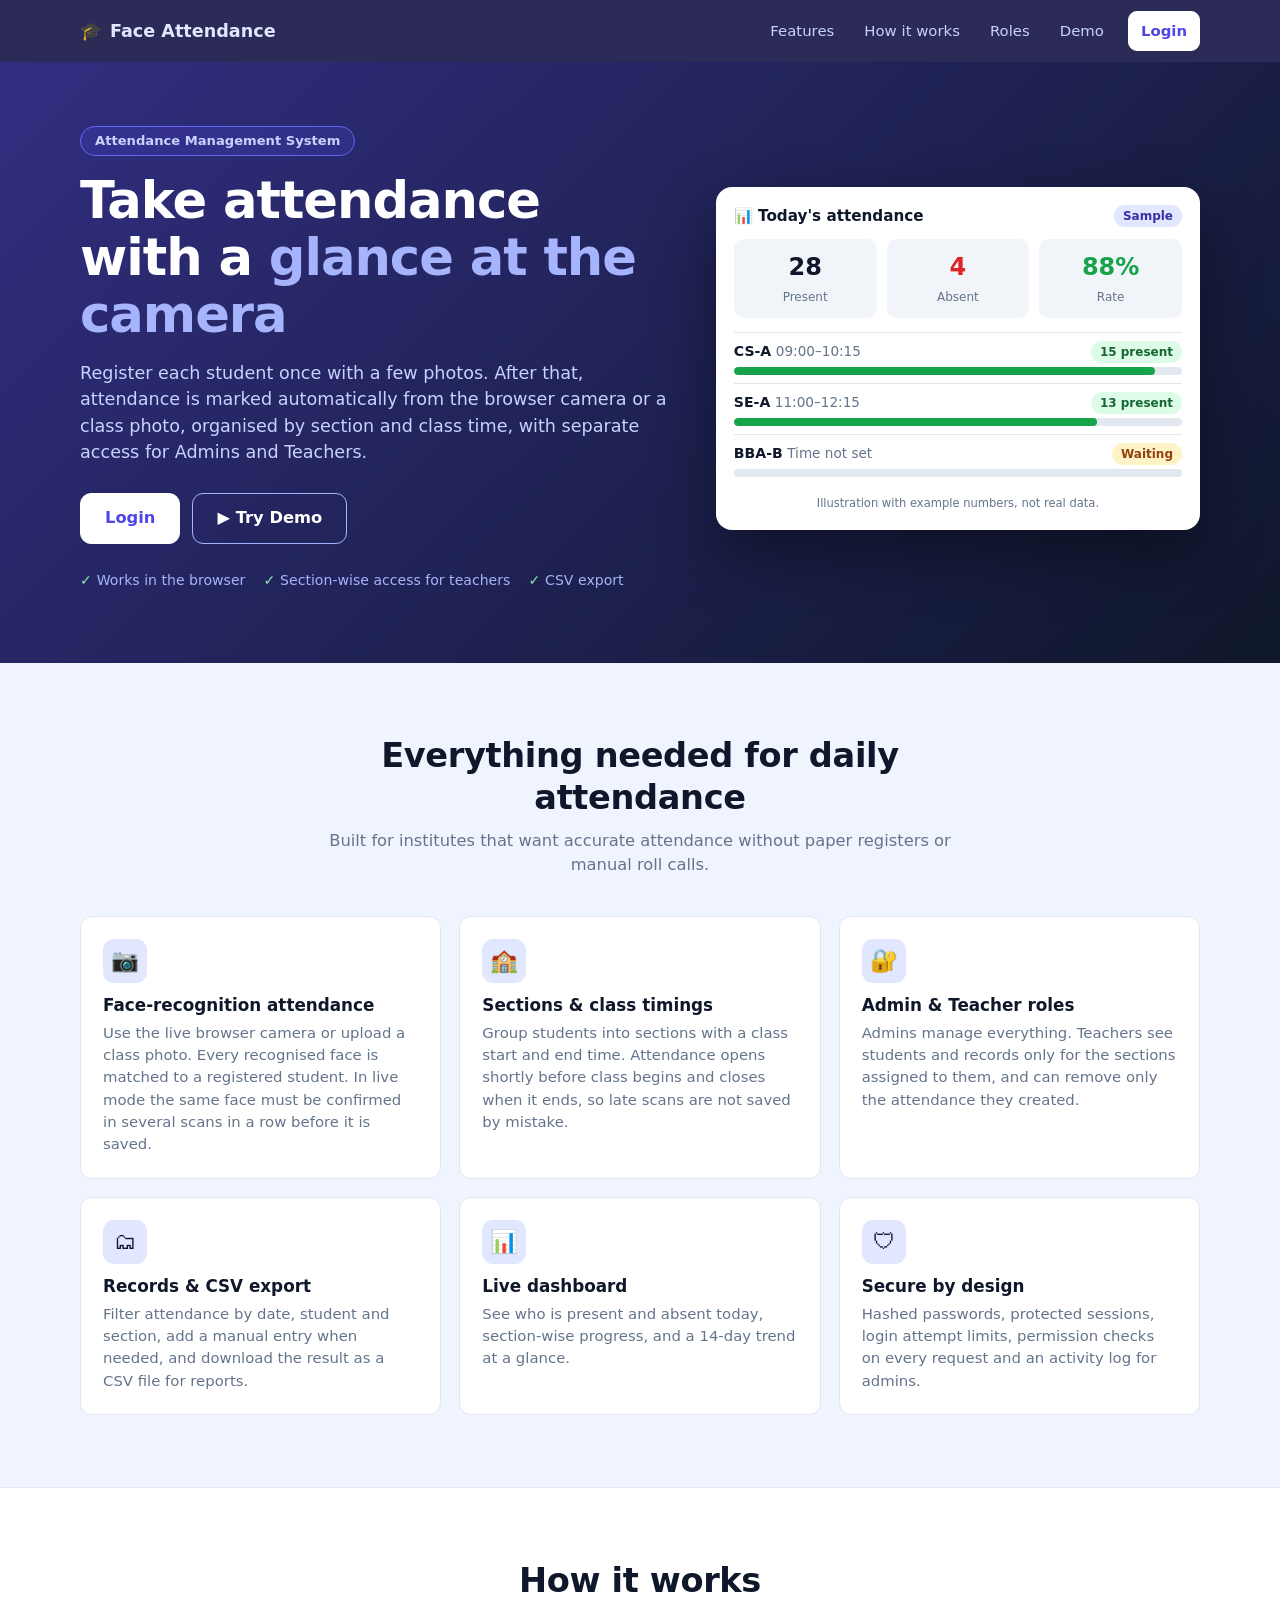
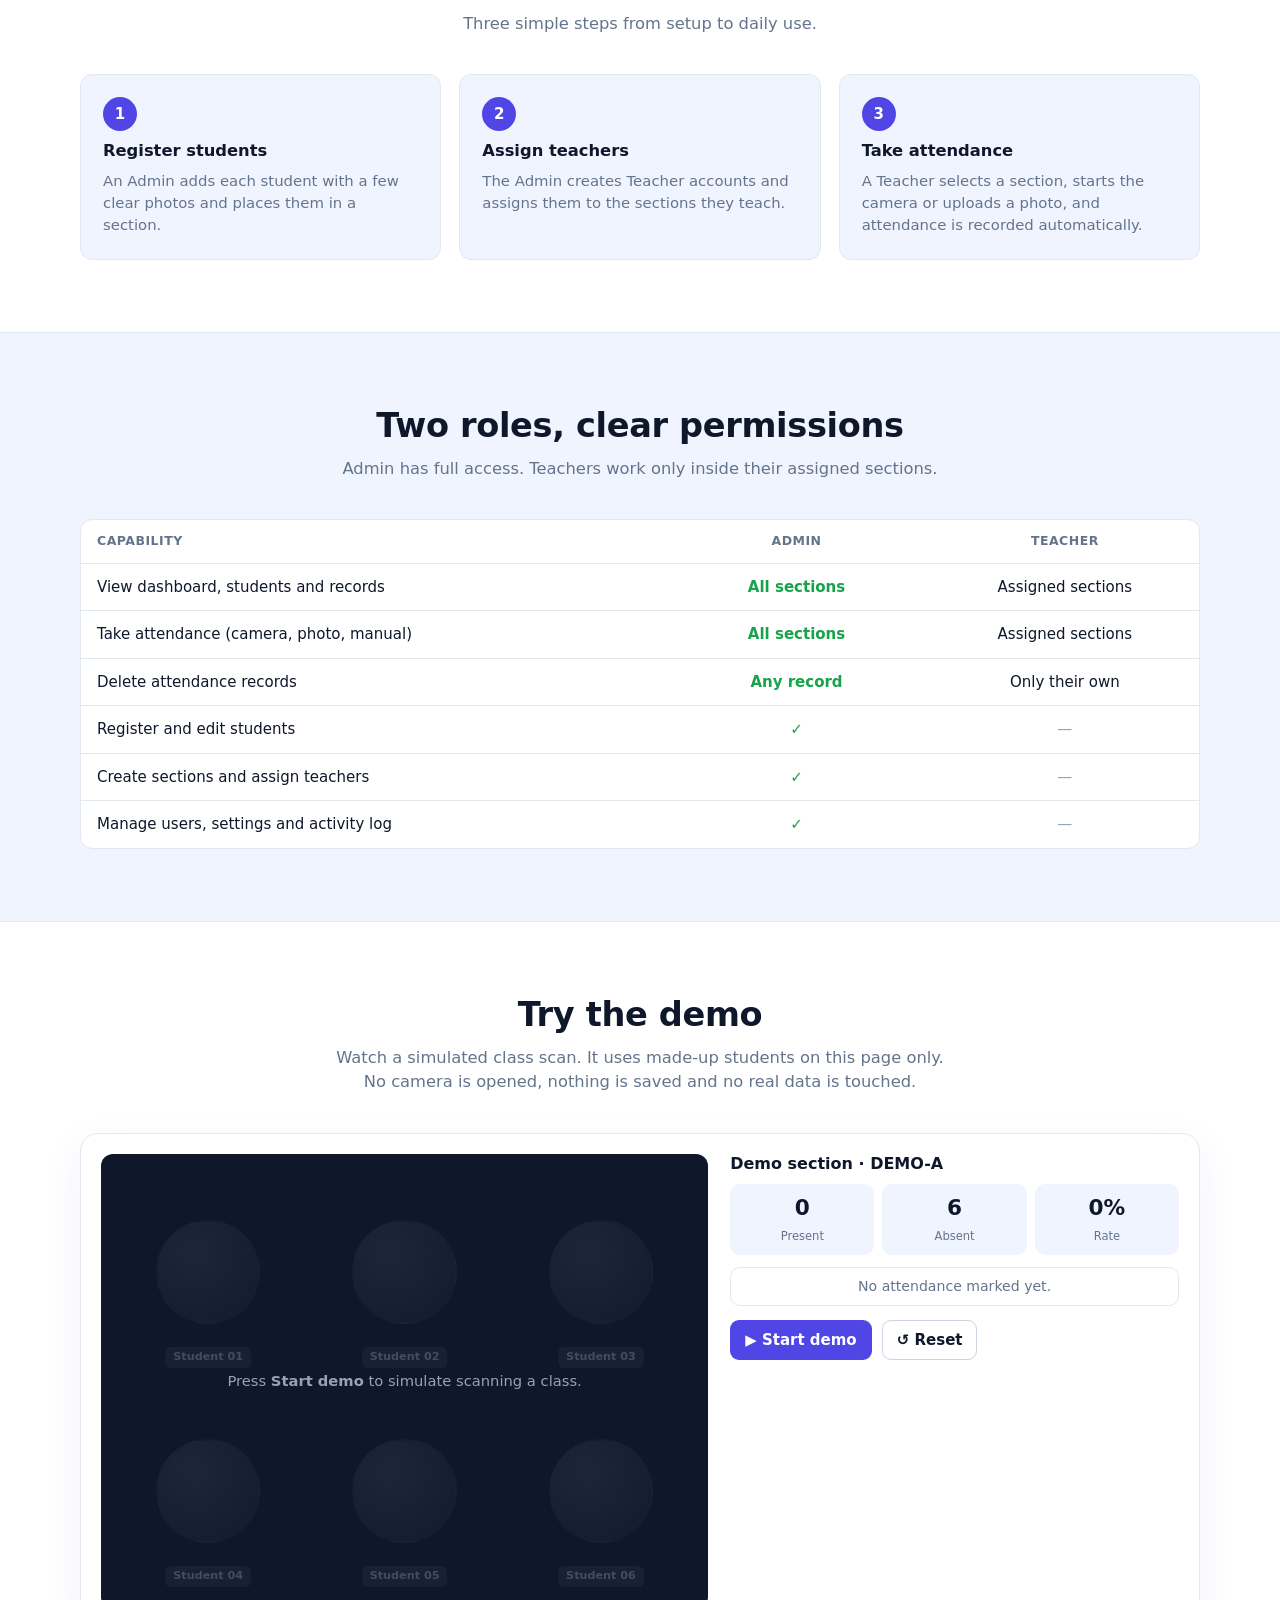
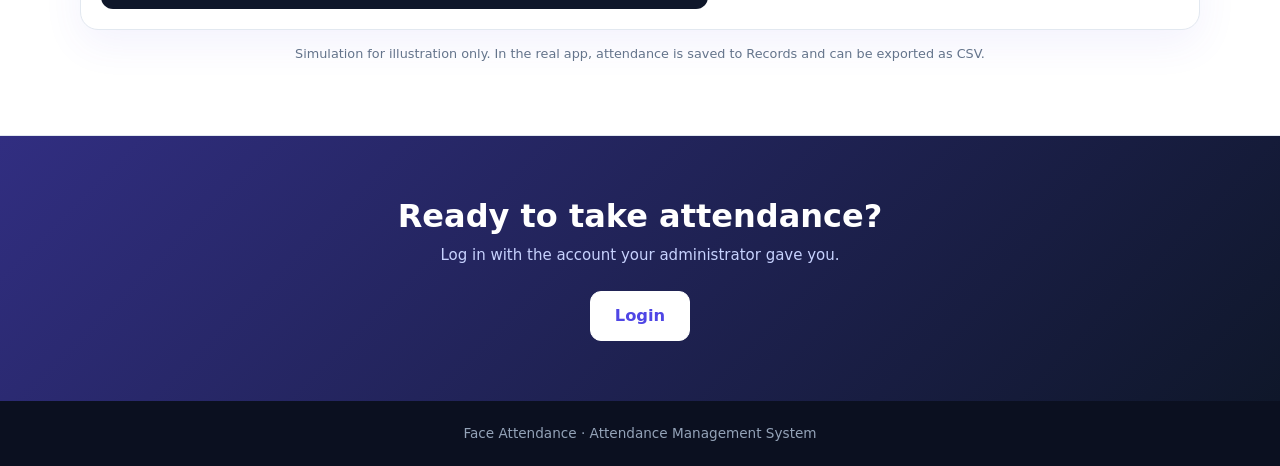
<file: static/landing.html>
<!doctype html>
<html lang="en"><head><meta charset="utf-8">
<meta name="viewport" content="width=device-width,initial-scale=1">
<title>Face Attendance · Smart attendance with face recognition</title>
<meta name="description" content="Face Attendance marks class attendance automatically from a browser camera or a class photo. Sections, class timings, Admin and Teacher roles, records and CSV export.">
<link rel="stylesheet" href="/static/style.css">
<link rel="stylesheet" href="/static/landing.css">
</head>
<body class="lp">
<a class="skip" href="#main">Skip to content</a>

<header class="lp-nav">
  <div class="wrap">
    <a class="lp-brand" href="/" aria-label="Face Attendance home">🎓 <span>Face Attendance</span></a>
    <nav class="lp-links" aria-label="Main">
      <a href="#features">Features</a>
      <a href="#how">How it works</a>
      <a href="#roles">Roles</a>
      <a href="#demo">Demo</a>
      <a class="btn btn-light" href="/login">Login</a>
    </nav>
  </div>
</header>

<main id="main">
  <!-- ================= HERO ================= -->
  <section class="hero" aria-labelledby="h-hero">
    <div class="wrap">
      <div>
        <span class="eyebrow">Attendance Management System</span>
        <h1 id="h-hero">Take attendance with a <em>glance at the camera</em></h1>
        <p class="lead">Register each student once with a few photos. After that, attendance is marked automatically from the browser camera or a class photo, organised by section and class time, with separate access for Admins and Teachers.</p>
        <div class="cta-row">
          <a class="btn btn-light btn-lg" href="/login">Login</a>
          <a class="btn btn-outline btn-lg" href="#demo" id="tryDemo">▶ Try Demo</a>
        </div>
        <ul class="trust">
          <li>Works in the browser</li>
          <li>Section-wise access for teachers</li>
          <li>CSV export</li>
        </ul>
      </div>

      <div class="preview" role="img" aria-label="Sample dashboard preview with example numbers">
        <div class="pv-top"><b>📊 Today's attendance</b><span class="badge brand">Sample</span></div>
        <div class="pv-stats">
          <div><strong>28</strong><span>Present</span></div>
          <div><strong style="color:var(--bad)">4</strong><span>Absent</span></div>
          <div><strong style="color:var(--ok)">88%</strong><span>Rate</span></div>
        </div>
        <div class="pv-row"><span><b>CS-A</b> <span class="muted small">09:00–10:15</span></span><span class="badge ok">15 present</span>
          <div class="pv-bar"><i style="width:94%;background:var(--ok)"></i></div></div>
        <div class="pv-row"><span><b>SE-A</b> <span class="muted small">11:00–12:15</span></span><span class="badge ok">13 present</span>
          <div class="pv-bar"><i style="width:81%;background:var(--ok)"></i></div></div>
        <div class="pv-row"><span><b>BBA-B</b> <span class="muted small">Time not set</span></span><span class="badge warn">Waiting</span>
          <div class="pv-bar"><i style="width:0"></i></div></div>
        <p class="pv-note">Illustration with example numbers, not real data.</p>
      </div>
    </div>
  </section>

  <!-- ================= FEATURES ================= -->
  <section class="sec" id="features" aria-labelledby="h-feat">
    <div class="wrap">
      <div class="sec-head">
        <h2 id="h-feat">Everything needed for daily attendance</h2>
        <p>Built for institutes that want accurate attendance without paper registers or manual roll calls.</p>
      </div>
      <div class="grid">
        <article class="feat"><div class="ic" aria-hidden="true">📷</div><h3>Face-recognition attendance</h3>
          <p>Use the live browser camera or upload a class photo. Every recognised face is matched to a registered student. In live mode the same face must be confirmed in several scans in a row before it is saved.</p></article>
        <article class="feat"><div class="ic" aria-hidden="true">🏫</div><h3>Sections &amp; class timings</h3>
          <p>Group students into sections with a class start and end time. Attendance opens shortly before class begins and closes when it ends, so late scans are not saved by mistake.</p></article>
        <article class="feat"><div class="ic" aria-hidden="true">🔐</div><h3>Admin &amp; Teacher roles</h3>
          <p>Admins manage everything. Teachers see students and records only for the sections assigned to them, and can remove only the attendance they created.</p></article>
        <article class="feat"><div class="ic" aria-hidden="true">🗂</div><h3>Records &amp; CSV export</h3>
          <p>Filter attendance by date, student and section, add a manual entry when needed, and download the result as a CSV file for reports.</p></article>
        <article class="feat"><div class="ic" aria-hidden="true">📊</div><h3>Live dashboard</h3>
          <p>See who is present and absent today, section-wise progress, and a 14-day trend at a glance.</p></article>
        <article class="feat"><div class="ic" aria-hidden="true">🛡</div><h3>Secure by design</h3>
          <p>Hashed passwords, protected sessions, login attempt limits, permission checks on every request and an activity log for admins.</p></article>
      </div>
    </div>
  </section>

  <!-- ================= HOW IT WORKS ================= -->
  <section class="sec alt" id="how" aria-labelledby="h-how">
    <div class="wrap">
      <div class="sec-head">
        <h2 id="h-how">How it works</h2>
        <p>Three simple steps from setup to daily use.</p>
      </div>
      <ol class="steps">
        <li><h3>Register students</h3><p>An Admin adds each student with a few clear photos and places them in a section.</p></li>
        <li><h3>Assign teachers</h3><p>The Admin creates Teacher accounts and assigns them to the sections they teach.</p></li>
        <li><h3>Take attendance</h3><p>A Teacher selects a section, starts the camera or uploads a photo, and attendance is recorded automatically.</p></li>
      </ol>
    </div>
  </section>

  <!-- ================= ROLES ================= -->
  <section class="sec" id="roles" aria-labelledby="h-roles">
    <div class="wrap">
      <div class="sec-head">
        <h2 id="h-roles">Two roles, clear permissions</h2>
        <p>Admin has full access. Teachers work only inside their assigned sections.</p>
      </div>
      <div class="roles-wrap">
        <table class="roles">
          <thead><tr><th scope="col">Capability</th><th scope="col">Admin</th><th scope="col">Teacher</th></tr></thead>
          <tbody>
            <tr><td>View dashboard, students and records</td><td class="yes">All sections</td><td>Assigned sections</td></tr>
            <tr><td>Take attendance (camera, photo, manual)</td><td class="yes">All sections</td><td>Assigned sections</td></tr>
            <tr><td>Delete attendance records</td><td class="yes">Any record</td><td>Only their own</td></tr>
            <tr><td>Register and edit students</td><td class="yes">✓</td><td class="no">—</td></tr>
            <tr><td>Create sections and assign teachers</td><td class="yes">✓</td><td class="no">—</td></tr>
            <tr><td>Manage users, settings and activity log</td><td class="yes">✓</td><td class="no">—</td></tr>
          </tbody>
        </table>
      </div>
    </div>
  </section>

  <!-- ================= DEMO ================= -->
  <section class="sec alt" id="demo" aria-labelledby="h-demo">
    <div class="wrap">
      <div class="sec-head">
        <h2 id="h-demo">Try the demo</h2>
        <p>Watch a simulated class scan. It uses made-up students on this page only. No camera is opened, nothing is saved and no real data is touched.</p>
      </div>
      <div class="demo-card">
        <div class="demo-cam idle" id="demoCam">
          <div class="ph" id="demoPh">Press <b>Start demo</b> to simulate scanning a class.</div>
          <div class="demo-people" id="demoPeople" aria-hidden="true"></div>
        </div>
        <div class="demo-side">
          <h3>Demo section · DEMO-A</h3>
          <div class="demo-stats" aria-label="Demo totals">
            <div><strong id="dPresent">0</strong><span>Present</span></div>
            <div><strong id="dAbsent">6</strong><span>Absent</span></div>
            <div><strong id="dRate">0%</strong><span>Rate</span></div>
          </div>
          <ul class="demo-log" id="demoLog" aria-live="polite"><li class="empty">No attendance marked yet.</li></ul>
          <div class="demo-actions">
            <button class="btn" id="demoStart" type="button">▶ Start demo</button>
            <button class="btn ghost" id="demoReset" type="button">↺ Reset</button>
          </div>
        </div>
      </div>
      <p class="demo-note">Simulation for illustration only. In the real app, attendance is saved to Records and can be exported as CSV.</p>
    </div>
  </section>

  <!-- ================= FINAL CTA ================= -->
  <section class="final" aria-labelledby="h-final">
    <div class="wrap">
      <h2 id="h-final">Ready to take attendance?</h2>
      <p>Log in with the account your administrator gave you.</p>
      <div class="cta-row"><a class="btn btn-light btn-lg" href="/login">Login</a></div>
    </div>
  </section>
</main>

<footer class="lp-foot"><div class="wrap">Face Attendance · Attendance Management System</div></footer>

<script>
/* Simulated demo: fictional students, no network requests, nothing stored. */
(() => {
  const STUDENTS = ['Student 01', 'Student 02', 'Student 03', 'Student 04', 'Student 05', 'Student 06'];
  const cam = document.getElementById('demoCam'), ph = document.getElementById('demoPh'),
        people = document.getElementById('demoPeople'), log = document.getElementById('demoLog'),
        startBtn = document.getElementById('demoStart'), resetBtn = document.getElementById('demoReset');
  let timer = null, step = 0, marked = 0, running = false;

  people.innerHTML = STUDENTS.map((n, i) =>
    `<div class="dp" data-i="${i}"><div class="face"></div><span class="tag">${n}</span></div>`).join('');
  const nodes = [...people.querySelectorAll('.dp')];

  function render() {
    document.getElementById('dPresent').textContent = marked;
    document.getElementById('dAbsent').textContent = STUDENTS.length - marked;
    document.getElementById('dRate').textContent = Math.round(100 * marked / STUDENTS.length) + '%';
  }
  function reset() {
    clearInterval(timer); timer = null; step = 0; marked = 0; running = false;
    nodes.forEach(n => n.className = 'dp');
    log.innerHTML = '<li class="empty">No attendance marked yet.</li>';
    cam.classList.add('idle'); ph.hidden = false; ph.innerHTML = 'Press <b>Start demo</b> to simulate scanning a class.';
    startBtn.disabled = false; startBtn.textContent = '▶ Start demo'; render();
  }
  function tick() {
    if (step > 0) {                                   // previous student confirmed
      const prev = nodes[step - 1]; prev.className = 'dp done';
      if (log.querySelector('.empty')) log.innerHTML = '';
      const t = new Date().toTimeString().slice(0, 5);
      log.insertAdjacentHTML('beforeend', `<li><span>${STUDENTS[step - 1]}</span><span><span class="badge ok">Present</span> <span class="muted small">${t}</span></span></li>`);
      log.scrollTop = log.scrollHeight; marked++; render();
    }
    if (step >= STUDENTS.length) {
      clearInterval(timer); timer = null; running = false;
      startBtn.disabled = false; startBtn.textContent = '▶ Run again';
      return;
    }
    nodes[step].className = 'dp scan'; step++;       // next student being scanned
  }
  function start() {
    if (running) return;
    reset(); running = true; cam.classList.remove('idle'); ph.hidden = true;
    startBtn.disabled = true; startBtn.textContent = 'Scanning…';
    tick(); timer = setInterval(tick, 1100);
  }
  startBtn.onclick = start; resetBtn.onclick = reset;
  document.getElementById('tryDemo').addEventListener('click', () => setTimeout(start, 450));  // after scrolling to #demo
  render();
})();
</script>
</body></html>
</file>
<file: static/style.css>
:root{--bg:#f0f4ff;--card:#fff;--ink:#0f172a;--muted:#64748b;--line:#e2e8f0;--brand:#4f46e5;--brand-d:#4338ca;
--ok:#16a34a;--warn:#d97706;--bad:#dc2626;--side:#1e1b4b;--r:12px}
*{box-sizing:border-box}
body{margin:0;font:15px/1.5 system-ui,-apple-system,"Segoe UI",Roboto,sans-serif;background:var(--bg);color:var(--ink)}
h1,h2,h3{margin:0 0 .5rem;line-height:1.25}h2{font-size:1.05rem}h3{font-size:.95rem}
a{color:var(--brand)}.muted{color:var(--muted)}.small{font-size:.85rem}.right{margin-left:auto}.hidden{display:none!important}

/* layout */
.shell{display:grid;grid-template-columns:240px 1fr;min-height:100vh}
.side{background:var(--side);color:#cbd5e1;padding:18px 12px;display:flex;flex-direction:column;gap:4px;position:sticky;top:0;height:100vh}
.brand{color:#fff;font-weight:700;font-size:1.05rem;padding:4px 10px 16px;display:flex;gap:8px;align-items:center}
.side a.nav{color:#cbd5e1;text-decoration:none;padding:9px 12px;border-radius:9px;display:flex;gap:10px}
.side a.nav:hover{background:#1e293b}.side a.nav.on{background:var(--brand);color:#fff}
.me{margin-top:auto;border-top:1px solid #1e293b;padding:12px 10px 0;font-size:.85rem}
.me b{color:#fff;display:block}.me button{margin-top:8px;width:100%}
.main{min-width:0;display:flex;flex-direction:column}
.top{display:flex;align-items:center;gap:12px;padding:16px 28px;background:var(--card);border-bottom:1px solid var(--line)}
.top h1{font-size:1.25rem;margin:0}
.burger{display:none;background:none;border:0;font-size:1.4rem;cursor:pointer}
#content{padding:24px 28px;max-width:1200px;width:100%}
@media(max-width:820px){.shell{grid-template-columns:1fr}.side{position:fixed;z-index:20;width:250px;left:-260px;transition:left .2s}
.side.open{left:0}.burger{display:block}.top,#content{padding-left:16px;padding-right:16px}}

/* components */
.card{background:var(--card);border:1px solid var(--line);border-radius:var(--r);padding:18px;margin-bottom:18px}
.cols{display:grid;gap:18px;grid-template-columns:repeat(auto-fit,minmax(320px,1fr))}
.stats{display:grid;gap:14px;grid-template-columns:repeat(auto-fit,minmax(150px,1fr));margin-bottom:18px}
.stat{background:var(--card);border:1px solid var(--line);border-radius:var(--r);padding:16px}
.stat .n{font-size:1.9rem;font-weight:700}.stat .l{color:var(--muted);font-size:.85rem}
.toolbar{display:flex;gap:10px;flex-wrap:wrap;align-items:end;margin-bottom:14px}
label{display:block;font-size:.8rem;color:var(--muted);margin-bottom:3px}
input,select{font:inherit;padding:8px 10px;border:1px solid #cbd5e1;border-radius:9px;background:#fff;min-width:0;width:100%}
.toolbar input,.toolbar select{width:auto}input:focus,select:focus{outline:2px solid #c7d2fe;border-color:var(--brand)}
.btn{font:inherit;font-weight:600;border:1px solid transparent;border-radius:9px;padding:8px 14px;cursor:pointer;background:var(--brand);color:#fff}
.btn:hover{background:var(--brand-d)}.btn:disabled{opacity:.5;cursor:not-allowed}
.btn.ghost{background:#fff;color:var(--ink);border-color:#cbd5e1}.btn.ghost:hover{background:#f1f5f9}
.btn.danger{background:var(--bad)}.btn.sm{padding:4px 10px;font-size:.85rem}
.side .btn.ghost{background:transparent;color:#cbd5e1;border-color:#334155}
.tablewrap{overflow-x:auto}table{width:100%;border-collapse:collapse}
th{font-size:.75rem;text-transform:uppercase;letter-spacing:.04em;color:var(--muted);text-align:left}
th,td{padding:9px 10px;border-bottom:1px solid var(--line);white-space:nowrap}td.wrap{white-space:normal}
tr:last-child td{border-bottom:0}td.act{text-align:right}td.act .btn{margin-left:4px}
.badge{display:inline-block;padding:2px 9px;border-radius:99px;font-size:.75rem;font-weight:600;background:#e2e8f0;color:#334155}
.badge.ok{background:#dcfce7;color:#166534}.badge.warn{background:#fef3c7;color:#92400e}.badge.bad{background:#fee2e2;color:#991b1b}
.badge.brand{background:#e0e7ff;color:#3730a3}
.avatar{width:34px;height:34px;border-radius:50%;object-fit:cover;background:#c7d2fe;color:#3730a3;display:inline-flex;
align-items:center;justify-content:center;font-weight:700;font-size:.85rem;vertical-align:middle;margin-right:8px}
.empty{text-align:center;color:var(--muted);padding:26px}
.form{display:grid;gap:12px;grid-template-columns:repeat(auto-fit,minmax(220px,1fr))}.form .full{grid-column:1/-1}
.notice{padding:10px 14px;border-radius:9px;background:#eff6ff;color:#1e3a8a;margin-bottom:14px;font-size:.9rem}
.notice.bad{background:#fee2e2;color:#7f1d1d}.notice.ok{background:#dcfce7;color:#14532d}.notice.warn{background:#fef3c7;color:#78350f}

/* chart */
.bars{display:flex;align-items:flex-end;gap:6px;height:150px}.bars div{flex:1;text-align:center;font-size:.7rem;color:var(--muted)}
.bars i{display:block;background:var(--brand);border-radius:5px 5px 0 0;min-height:2px;margin-bottom:4px}
.bars b{display:block;color:var(--ink);font-size:.75rem}

/* camera */
.cam{position:relative;background:#0f172a;border-radius:var(--r);overflow:hidden;aspect-ratio:4/3;display:flex;align-items:center;justify-content:center}
.cam video,.cam canvas,.cam img{position:absolute;inset:0;width:100%;height:100%;object-fit:contain}
.cam img.hidden{display:none}
.cam .ph{color:#94a3b8;text-align:center;padding:20px;position:relative;font-size:.9rem}
.thumbs{display:flex;gap:8px;flex-wrap:wrap;margin-top:10px}
.thumbs div{position:relative}.thumbs img{width:84px;height:84px;object-fit:cover;border-radius:9px;border:1px solid var(--line)}
.thumbs button{position:absolute;top:-6px;right:-6px;border:0;background:var(--bad);color:#fff;width:20px;height:20px;border-radius:50%;cursor:pointer}
.tabs{display:flex;gap:6px;margin-bottom:12px}.tabs button{flex:0}
.live-item{display:flex;align-items:center;gap:8px;padding:7px 0;border-bottom:1px solid var(--line)}
.live-item:last-child{border:0}

/* dialog + toast */
dialog{border:0;border-radius:var(--r);padding:22px;width:min(460px,94vw);box-shadow:0 20px 50px #0004}
dialog::backdrop{background:#0f172a88}dialog h2{margin-bottom:12px}dialog .form{grid-template-columns:1fr}
dialog .foot{display:flex;gap:8px;justify-content:flex-end;margin-top:16px}
#toasts{position:fixed;bottom:18px;right:18px;display:grid;gap:8px;z-index:50}
.toast{background:var(--ink);color:#fff;padding:10px 16px;border-radius:10px;box-shadow:0 6px 20px #0003;max-width:340px}
.toast.bad{background:var(--bad)}.toast.ok{background:var(--ok)}.toast.warn{background:var(--warn)}

/* login */
.auth{min-height:100vh;display:grid;place-items:center;padding:20px;background:linear-gradient(135deg,#312e81,#0f172a)}
.auth .card{width:min(400px,100%);padding:28px}.auth h1{font-size:1.4rem}.auth .form{grid-template-columns:1fr}

/* sections / grouping */
tr.grp td{background:#f1f5f9;font-weight:700;border-bottom:1px solid var(--line)}
tr.grp td span{font-weight:400;color:var(--muted);margin-left:8px;font-size:.85rem}
.checks{display:grid;gap:6px;max-height:170px;overflow:auto;border:1px solid #cbd5e1;border-radius:9px;padding:8px 10px}
.checks label{display:flex;gap:8px;align-items:center;margin:0;color:var(--ink);font-size:.9rem}
.checks input,td input[type=checkbox],th input[type=checkbox]{width:auto}
.bulk{display:flex;gap:8px;align-items:center;flex-wrap:wrap;background:#eef2ff;border-radius:9px;padding:8px 12px;margin-bottom:12px}
.bulk select{width:auto}

/* ---- dashboard: stat color variants ---- */
.stat-ok .n{color:var(--ok)}.stat-bad .n{color:var(--bad)}.stat-warn .n{color:var(--warn)}
.stat{position:relative;overflow:hidden}.stat-icon{font-size:1.5rem;margin-bottom:4px}

/* ---- dashboard: section progress rows ---- */
.sec-header{display:flex;align-items:center;justify-content:space-between;margin-bottom:14px}
.sec-row{display:grid;grid-template-columns:1fr auto 180px;gap:14px;align-items:center;padding:10px 0;border-bottom:1px solid var(--line)}
.sec-row:last-child{border-bottom:0}
.sec-info{display:flex;flex-direction:column;gap:2px}
.sec-name{font-weight:700;font-size:.97rem}
.sec-counts{display:flex;gap:6px;white-space:nowrap}
.sec-bar-wrap{position:relative;background:#e2e8f0;border-radius:99px;height:10px}
.sec-bar{height:10px;border-radius:99px;transition:width .4s}
.sec-pct{position:absolute;right:0;top:-18px;font-size:.75rem;color:var(--muted);font-weight:600}
@media(max-width:700px){.sec-row{grid-template-columns:1fr;gap:6px}.sec-counts{flex-wrap:wrap}}

/* ---- attendance page: section selector box ---- */
.sec-select-box{display:flex;align-items:center;gap:14px;flex-wrap:wrap;padding:12px 14px;background:#eef2ff;border-radius:var(--r);margin-bottom:4px}
.sec-select-box label{font-weight:600;font-size:.9rem;color:#3730a3;margin-bottom:4px}
.sec-meta{display:flex;gap:8px;flex-wrap:wrap}
</file>
<file: static/landing.css>
/* Landing page only. Reuses the colour tokens, fonts, .btn and .badge from style.css. */
.lp{background:var(--bg)}
.lp a{color:inherit}
.lp a.btn{display:inline-block;text-decoration:none;text-align:center}
.lp .wrap{width:min(1120px,100% - 40px);margin-inline:auto}
.skip{position:absolute;left:-999px;top:8px;background:#fff;color:var(--ink);padding:8px 14px;border-radius:9px;z-index:100}
.skip:focus{left:8px}
.lp :focus-visible{outline:3px solid #a5b4fc;outline-offset:2px}

/* ---------- top bar ---------- */
.lp-nav{position:sticky;top:0;z-index:30;background:#1e1b4bee;backdrop-filter:blur(8px);color:#e0e7ff}
.lp-nav .wrap{display:flex;align-items:center;gap:22px;min-height:62px}
.lp-brand{display:flex;gap:8px;align-items:center;font-weight:700;font-size:1.1rem;color:#fff;text-decoration:none}
.lp-links{display:flex;gap:6px;margin-left:auto;align-items:center}
.lp-links a{padding:8px 12px;border-radius:9px;text-decoration:none;color:#c7d2fe;font-size:.93rem}
.lp-links a:hover{background:#312e81;color:#fff}
.lp-links a.btn{color:var(--brand);margin-left:6px}

/* ---------- buttons on dark backgrounds ---------- */
.btn-light{background:#fff;color:var(--brand)!important;border-color:#fff}
.btn-light:hover{background:#e0e7ff}
.btn-outline{background:transparent;color:#fff!important;border-color:#a5b4fc}
.btn-outline:hover{background:#ffffff1f}
.btn-lg{padding:12px 24px;font-size:1.02rem;border-radius:11px}

/* ---------- hero ---------- */
.hero{background:linear-gradient(135deg,#312e81,#0f172a);color:#fff;padding:64px 0 72px}
.hero .wrap{display:grid;grid-template-columns:1.1fr .9fr;gap:44px;align-items:center}
.eyebrow{display:inline-block;background:#4f46e533;border:1px solid #6366f1;color:#c7d2fe;border-radius:99px;padding:4px 14px;font-size:.82rem;font-weight:600;margin-bottom:16px}
.hero h1{font-size:clamp(2rem,4.4vw,3.2rem);line-height:1.12;margin:0 0 16px;letter-spacing:-.02em}
.hero h1 em{font-style:normal;color:#a5b4fc}
.hero p.lead{font-size:1.1rem;color:#c7d2fe;max-width:36em;margin:0 0 28px}
.cta-row{display:flex;gap:12px;flex-wrap:wrap}
.trust{display:flex;gap:18px;flex-wrap:wrap;margin:26px 0 0;padding:0;list-style:none;color:#a5b4fc;font-size:.88rem}
.trust li::before{content:"✓ ";color:#86efac;font-weight:700}

/* hero preview (static sample, not live data) */
.preview{background:#fff;color:var(--ink);border-radius:16px;padding:18px;box-shadow:0 24px 60px #0006}
.preview .pv-top{display:flex;justify-content:space-between;align-items:center;margin-bottom:12px}
.preview .pv-top b{font-size:.95rem}
.pv-stats{display:grid;grid-template-columns:repeat(3,1fr);gap:10px;margin-bottom:14px}
.pv-stats div{background:#f1f5f9;border-radius:10px;padding:10px;text-align:center}
.pv-stats strong{display:block;font-size:1.5rem}
.pv-stats span{font-size:.75rem;color:var(--muted)}
.pv-row{display:grid;grid-template-columns:1fr auto;gap:4px 10px;align-items:center;padding:8px 0;border-top:1px solid var(--line);font-size:.88rem}
.pv-bar{grid-column:1/-1;height:8px;border-radius:99px;background:#e2e8f0;overflow:hidden}
.pv-bar i{display:block;height:100%;border-radius:99px}
.pv-note{font-size:.72rem;color:var(--muted);margin:10px 0 0;text-align:center}

/* ---------- generic sections ---------- */
.sec{padding:72px 0}
.sec.alt{background:#fff;border-block:1px solid var(--line)}
.sec-head{text-align:center;max-width:42em;margin:0 auto 38px}
.sec-head h2{font-size:clamp(1.5rem,3vw,2.1rem);letter-spacing:-.01em;margin-bottom:10px}
.sec-head p{color:var(--muted);margin:0;font-size:1.02rem}

.grid{display:grid;gap:18px;grid-template-columns:repeat(auto-fit,minmax(280px,1fr))}
.feat{background:var(--card);border:1px solid var(--line);border-radius:var(--r);padding:22px;transition:transform .15s,box-shadow .15s}
.feat:hover{transform:translateY(-3px);box-shadow:0 12px 30px #4f46e51f}
.feat .ic{width:44px;height:44px;border-radius:11px;background:#e0e7ff;display:grid;place-items:center;font-size:1.4rem;margin-bottom:12px}
.feat h3{font-size:1.05rem;margin-bottom:6px}
.feat p{margin:0;color:var(--muted);font-size:.93rem}

.steps{display:grid;gap:18px;grid-template-columns:repeat(auto-fit,minmax(240px,1fr));counter-reset:step;padding:0;margin:0;list-style:none}
.steps li{counter-increment:step;background:var(--bg);border:1px solid var(--line);border-radius:var(--r);padding:22px 22px 22px 22px;position:relative}
.steps li::before{content:counter(step);display:grid;place-items:center;width:34px;height:34px;border-radius:50%;background:var(--brand);color:#fff;font-weight:700;margin-bottom:10px}
.steps h3{font-size:1.02rem}.steps p{margin:0;color:var(--muted);font-size:.93rem}

/* roles */
.roles-wrap{overflow-x:auto;border:1px solid var(--line);border-radius:var(--r);background:var(--card)}
.roles{width:100%;border-collapse:collapse;min-width:520px}
.roles th,.roles td{padding:12px 16px;border-bottom:1px solid var(--line);text-align:left;white-space:normal}
.roles th{font-size:.78rem}
.roles td:not(:first-child),.roles th:not(:first-child){text-align:center;width:24%}
.roles tr:last-child td{border-bottom:0}
.yes{color:var(--ok);font-weight:700}.no{color:#94a3b8}

/* ---------- demo ---------- */
.demo-card{background:var(--card);border:1px solid var(--line);border-radius:18px;padding:20px;display:grid;grid-template-columns:1.15fr .85fr;gap:22px;box-shadow:0 14px 40px #4f46e512}
.demo-cam{position:relative;background:#0f172a;border-radius:var(--r);aspect-ratio:4/3;overflow:hidden;display:grid;place-items:center;color:#94a3b8;text-align:center}
.demo-cam .ph{padding:20px;font-size:.92rem}
.demo-people{position:absolute;inset:0;display:grid;grid-template-columns:repeat(3,1fr);grid-template-rows:repeat(2,1fr);gap:10px;padding:14px}
.dp{position:relative;display:grid;place-items:center}
.dp .face{width:56%;aspect-ratio:1;border-radius:50%;background:radial-gradient(circle at 35% 30%,#475569,#1e293b);border:2px solid transparent;transition:border-color .2s,box-shadow .2s}
.dp .tag{position:absolute;bottom:4%;left:50%;transform:translateX(-50%);font-size:.7rem;font-weight:600;padding:2px 8px;border-radius:6px;background:#334155;color:#e2e8f0;white-space:nowrap}
.dp.scan .face{border-color:var(--warn);box-shadow:0 0 0 4px #d9770633}
.dp.scan .tag{background:var(--warn);color:#fff}
.dp.done .face{border-color:var(--ok);box-shadow:0 0 0 4px #16a34a33}
.dp.done .tag{background:var(--ok);color:#fff}
.demo-cam.idle .demo-people{opacity:.25}
.demo-side h3{font-size:1rem;margin-bottom:10px}
.demo-stats{display:grid;grid-template-columns:repeat(3,1fr);gap:8px;margin-bottom:12px}
.demo-stats div{background:var(--bg);border-radius:10px;padding:8px;text-align:center}
.demo-stats strong{display:block;font-size:1.35rem}.demo-stats span{font-size:.72rem;color:var(--muted)}
.demo-log{list-style:none;margin:0 0 14px;padding:0;max-height:252px;overflow:auto;border:1px solid var(--line);border-radius:10px}
.demo-log li{display:flex;justify-content:space-between;gap:8px;padding:8px 12px;border-bottom:1px solid var(--line);font-size:.88rem}
.demo-log li:last-child{border-bottom:0}.demo-log li.empty{color:var(--muted);justify-content:center}
.demo-actions{display:flex;gap:10px;flex-wrap:wrap}
.demo-note{margin:14px 0 0;font-size:.8rem;color:var(--muted);text-align:center}

/* ---------- final call-to-action + footer ---------- */
.final{background:linear-gradient(135deg,#312e81,#0f172a);color:#fff;text-align:center;padding:60px 0}
.final h2{font-size:clamp(1.5rem,3vw,2rem);margin-bottom:8px}
.final p{color:#c7d2fe;margin:0 0 24px}
.final .cta-row{justify-content:center}
.lp-foot{background:#0b1020;color:#94a3b8;text-align:center;padding:22px 0;font-size:.85rem}

/* ---------- responsive ---------- */
@media(max-width:900px){
  .hero{padding:44px 0 52px}
  .hero .wrap{grid-template-columns:1fr;gap:32px}
  .demo-card{grid-template-columns:1fr}
}
@media(max-width:640px){
  .lp-links a:not(.btn){display:none}
  .sec{padding:52px 0}
  .cta-row .btn{flex:1 1 100%}
  .demo-actions .btn{flex:1 1 100%}
}
@media(prefers-reduced-motion:reduce){
  .feat,.dp .face{transition:none}.feat:hover{transform:none}
  html{scroll-behavior:auto}
}
html{scroll-behavior:smooth}
section[id]{scroll-margin-top:70px}
</file>
